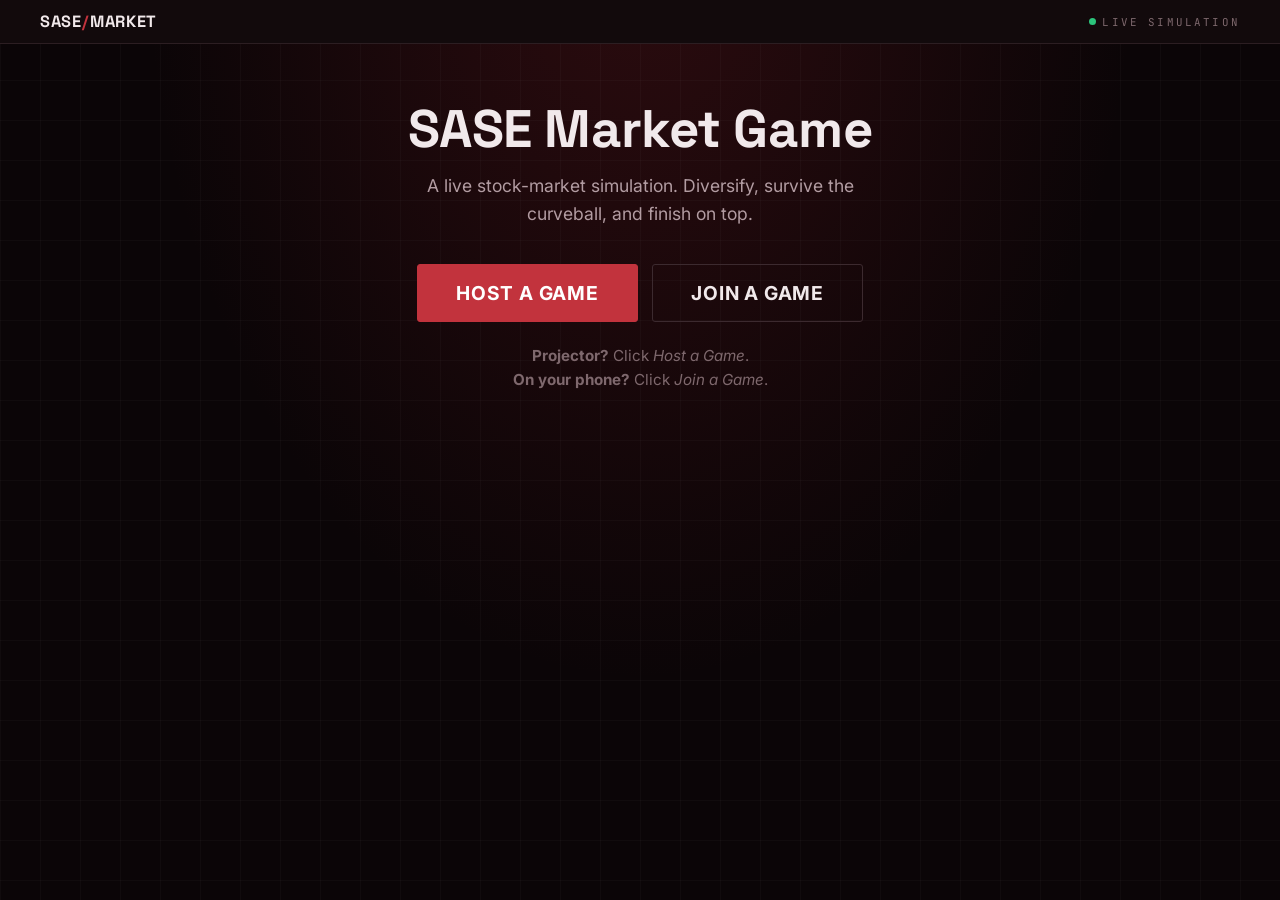
<file: index.html>
<!DOCTYPE html>
<html lang="en">
<head>
  <meta charset="UTF-8" />
  <!-- Mobile-friendly: scales to phone width and blocks pinch-zoom weirdness -->
  <meta name="viewport" content="width=device-width, initial-scale=1.0" />
  <title>SASE Market Game</title>
  <link rel="preconnect" href="https://fonts.googleapis.com" />
  <link rel="preconnect" href="https://fonts.gstatic.com" crossorigin />
  <link href="https://fonts.googleapis.com/css2?family=Space+Grotesk:wght@500;600;700&family=Inter:wght@400;500;600;700;800&family=JetBrains+Mono:wght@500;700&display=swap" rel="stylesheet" />
  <link rel="stylesheet" href="styles.css?v=6" />
</head>
<body>
  <!-- Landing page. Two paths:
       - "Host a Game"  -> the projector/laptop screen (the game brain)
       - "Join a Game"  -> a team's phone (a simple controller)         -->
  <!-- Slim application top bar. -->
  <header class="appbar">
    <span class="appbar-brand">SASE<span>/</span>MARKET</span>
    <span class="appbar-meta">Live Simulation</span>
  </header>

  <main class="landing">
    <h1 class="brand">SASE Market Game</h1>
    <p class="tagline">A live stock-market simulation. Diversify, survive the
      curveball, and finish on top.</p>

    <div class="landing-buttons">
      <!-- These are just links to the two screens. -->
      <a class="btn btn-primary btn-xl" href="host.html">Host a Game</a>
      <a class="btn btn-ghost btn-xl" href="player.html">Join a Game</a>
    </div>

    <p class="hint">
      <strong>Projector?</strong> Click <em>Host a Game</em>.<br />
      <strong>On your phone?</strong> Click <em>Join a Game</em>.
    </p>
  </main>
</body>
</html>
</file>
<file: styles.css>
/* ===========================================================================
   SASE Market Game — STYLES  (v6: emoji-free status screens + numeric ranks)
   --------------------------------------------------------------------------
   v5 removes the last "AI" tells: no floating rounded card (content sits on a
   full-width app surface under a sticky top bar), squared-off uppercase
   buttons, hairline borders, real data-tables, and price sparklines.
   Dark maroon palette kept.
   - Headings:  Space Grotesk
   - Body:      Inter
   - Numbers/tickers/labels: JetBrains Mono   (loaded in each .html <head>)
   =========================================================================== */

:root {
  /* Brand */
  --maroon: #500000;
  --maroon-bright: #7c1b22;
  --crimson: #c2333d;
  --gold: #e8c25a;

  /* Solid dark surfaces (no glass blur — flat + layered by value) */
  --bg-0: #0b0507;
  --bg-1: #120a0c;
  --surface: #160d10;
  --surface-2: #1d1318;
  --surface-3: #261820;
  --border: #2c1e22;
  --border-2: #3c2a2f;

  /* Text */
  --text: #f1e9eb;
  --text-dim: #b29ca2;
  --text-faint: #7e686d;

  /* Market signals */
  --up: #2cc47c;
  --down: #ef5560;

  --radius: 6px;
  --radius-lg: 8px;
  --shadow: 0 22px 54px rgba(0, 0, 0, 0.55);

  --font-head: "Space Grotesk", system-ui, sans-serif;
  --font-body: "Inter", system-ui, -apple-system, "Segoe UI", Roboto, sans-serif;
  --font-mono: "JetBrains Mono", ui-monospace, "SFMono-Regular", Menlo, monospace;
}

* { box-sizing: border-box; }

html, body {
  margin: 0;
  padding: 0;
  min-height: 100%;
  font-family: var(--font-body);
  color: var(--text);
  background-color: var(--bg-0);
  /* Faint data grid + a single soft top vignette. No rainbow glows. */
  background-image:
    linear-gradient(rgba(255, 255, 255, 0.022) 1px, transparent 1px),
    linear-gradient(90deg, rgba(255, 255, 255, 0.022) 1px, transparent 1px),
    radial-gradient(ellipse at 50% -10%, rgba(124, 27, 34, 0.30), transparent 55%);
  background-size: 40px 40px, 40px 40px, 100% 100%;
  background-attachment: fixed;
}

h1, h2, h3 { font-family: var(--font-head); letter-spacing: -0.01em; }

/* Crisp tabular mono for all numeric / ticker / label content. */
.roomcode, .timer, .lb-value, .lb-profit, .move-pct, .move-price,
.plb-value, .plb-rank, .value-pill strong, .alloc-input, .alloc-summary strong,
#input-code, .move-ticker, .alloc-ticker, .lb-head, .plb-head, .section-label,
.timer-label, .roomcode-label, .pill {
  font-family: var(--font-mono);
  font-variant-numeric: tabular-nums;
}

/* ---- Application top bar (full-width, like a real dashboard chrome) ----- */
.appbar {
  display: flex;
  align-items: center;
  justify-content: space-between;
  padding: 0.7em clamp(16px, 4vw, 40px);
  border-bottom: 1px solid var(--border);
  background: var(--bg-1);
  position: sticky;
  top: 0;
  z-index: 10;
}
.appbar-brand {
  font-family: var(--font-head);
  font-weight: 700;
  font-size: 1.02rem;
  letter-spacing: 0.04em;
  color: var(--text);
}
.appbar-brand span { color: var(--crimson); margin: 0 0.05em; }
.appbar-meta {
  display: flex;
  align-items: center;
  gap: 0.55em;
  font-family: var(--font-mono);
  font-size: 0.68rem;
  text-transform: uppercase;
  letter-spacing: 0.2em;
  color: var(--text-faint);
}
/* Pulsing "live" dot — a small real-product signal. */
.appbar-meta::before {
  content: "";
  width: 7px; height: 7px;
  border-radius: 50%;
  background: var(--up);
  animation: live 1.6s ease-in-out infinite;
}
@keyframes live { 0%, 100% { opacity: 1; } 50% { opacity: 0.3; } }

/* ---- Content region (no floating card — content sits on the app surface) */
.phase,
.landing {
  position: relative;
  max-width: 1000px;
  margin: 0 auto;
  padding: clamp(22px, 3.4vw, 44px) clamp(16px, 4vw, 40px) 60px;
  text-align: center;
}

.phase:not(.hidden),
.landing { animation: rise 0.28s ease both; }
@keyframes rise {
  from { opacity: 0; transform: translateY(8px); }
  to   { opacity: 1; transform: none; }
}

.hidden { display: none !important; }

body.host { font-size: 19px; }
body.host .phase { max-width: 1160px; }
body.player .phase { max-width: 560px; padding: 22px 18px 50px; }

/* ---- Typography --------------------------------------------------------- */
.brand {
  color: var(--text);
  font-size: clamp(1.9rem, 5vw, 3.3rem);
  font-weight: 700;
  margin: 0.05em 0 0.3em;
  line-height: 1.05;
}
.tagline { font-size: 1.1rem; color: var(--text-dim); max-width: 46ch; margin: 0 auto 2em; line-height: 1.6; }
.big { font-size: clamp(1.05rem, 2.2vw, 1.45rem); color: var(--text); }
.hint { color: var(--text-faint); margin-top: 1.4em; line-height: 1.6; font-size: 0.95rem; }
.instructions { color: var(--text-dim); margin: 0.3em 0 1em; }

/* A left-aligned section header with an underline rule — editorial structure
   that breaks up the centered layout and reads like a real dashboard. */
.section-label {
  display: block;
  text-align: left;
  font-size: 0.74rem;
  font-weight: 700;
  text-transform: uppercase;
  letter-spacing: 0.22em;
  color: var(--text-faint);
  border-bottom: 1px solid var(--border);
  padding-bottom: 0.6em;
  margin: 1.8em 0 1.1em;
}

/* ---- Buttons (rectangular, flat, crisp) -------------------------------- */
.btn {
  display: inline-block;
  border: 1px solid transparent;
  border-radius: 3px;
  padding: 0.7em 1.6em;
  font-family: var(--font-body);
  font-size: 0.98rem;
  font-weight: 700;
  letter-spacing: 0.04em;
  text-transform: uppercase;
  cursor: pointer;
  text-decoration: none;
  transition: background 0.15s ease, border-color 0.15s ease, transform 0.06s ease;
}
.btn:active { transform: translateY(1px); }
.btn:disabled { opacity: 0.4; cursor: not-allowed; }

.btn-primary { background: var(--crimson); color: #fff; border-color: var(--crimson); }
.btn-primary:hover:not(:disabled) { background: #d33d47; border-color: #d33d47; }
.btn-gold { background: var(--gold); color: #241400; border-color: var(--gold); }
.btn-gold:hover:not(:disabled) { background: #f0cd6b; }
.btn-ghost { background: transparent; color: var(--text); border-color: var(--border-2); }
.btn-ghost:hover:not(:disabled) { background: var(--surface-2); border-color: var(--text-faint); }
.btn-xl { font-size: 1.2rem; padding: 0.85em 2em; }

/* ---- Landing page ------------------------------------------------------- */
.landing { padding-top: clamp(36px, 6vh, 72px); }
.landing-buttons { display: flex; gap: 14px; justify-content: center; flex-wrap: wrap; margin: 0.5em 0; }

/* ---- Room code (host lobby) -------------------------------------------- */
.roomcode-box {
  background: var(--bg-1);
  border: 1px solid var(--border-2);
  border-radius: var(--radius);
  padding: 0.7em 1.8em 0.9em;
  display: inline-block;
  margin: 0.4em 0 1.4em;
}
.roomcode-label { font-size: 0.7rem; letter-spacing: 0.42em; color: var(--text-faint); }
.roomcode {
  font-size: clamp(2.8rem, 10vw, 5.6rem);
  font-weight: 700;
  letter-spacing: 0.16em;
  line-height: 1.15;
  color: var(--gold);
}

/* ---- Team tags ---------------------------------------------------------- */
.team-list {
  list-style: none;
  padding: 0;
  margin: 1em auto 1.4em;
  display: flex;
  flex-wrap: wrap;
  gap: 8px;
  justify-content: center;
  max-width: 900px;
}
.team-chip {
  background: var(--surface-2);
  border: 1px solid var(--border-2);
  border-radius: 4px;
  padding: 0.45em 0.9em;
  font-size: 1.05rem;
  font-weight: 600;
  color: var(--text);
}
.team-chip.locked {
  background: rgba(44, 196, 124, 0.12);
  border-color: rgba(44, 196, 124, 0.45);
  color: #b8f2d6;
}

/* ---- Round screen (host) ----------------------------------------------- */
.round-header { display: flex; gap: 8px; justify-content: center; margin-bottom: 0.8em; }
.pill {
  background: var(--surface-2);
  border: 1px solid var(--border-2);
  color: var(--text-dim);
  border-radius: 4px;
  padding: 0.35em 0.85em;
  font-weight: 700;
  font-size: 0.72rem;
  text-transform: uppercase;
  letter-spacing: 0.14em;
}
.pill:first-child { background: var(--maroon); border-color: var(--maroon-bright); color: #fff; }

.round-title { color: var(--text); font-size: clamp(1.7rem, 4.4vw, 2.8rem); margin: 0.1em 0; }
.round-title-sm { color: var(--text); font-size: 1.45rem; margin: 0.1em 0; }
.round-headline { font-size: clamp(1.15rem, 2.6vw, 1.75rem); font-weight: 600; max-width: 34ch; margin: 0.4em auto; line-height: 1.4; color: var(--text); }
.round-detail { color: var(--text-dim); font-size: 1.05rem; max-width: 54ch; margin: 0.6em auto 1em; line-height: 1.6; }

/* ---- Timer: thin clean ring -------------------------------------------- */
.timer-wrap { margin: 1.1em 0 0.6em; }
.timer {
  width: clamp(112px, 20vw, 176px);
  height: clamp(112px, 20vw, 176px);
  margin: 0 auto;
  border-radius: 50%;
  display: grid;
  place-items: center;
  font-size: clamp(2.4rem, 8vw, 4.4rem);
  font-weight: 700;
  color: var(--text);
  background: var(--bg-1);
  border: 3px solid var(--border-2);
}
.timer.urgent { color: var(--down); border-color: var(--down); animation: pulse 0.8s infinite alternate; }
.timer-label { letter-spacing: 0.26em; color: var(--text-faint); text-transform: uppercase; margin-top: 0.85em; font-size: 0.7rem; }
@keyframes pulse { from { opacity: 1; } to { opacity: 0.55; } }

.host-controls { display: flex; gap: 12px; justify-content: center; margin-top: 1.4em; flex-wrap: wrap; }

/* ---- Reveal: stock "ticker" cells -------------------------------------- */
.moves-grid {
  display: grid;
  grid-template-columns: repeat(auto-fit, minmax(176px, 1fr));
  gap: 10px;
  margin: 0 auto 1.6em;
  max-width: 940px;
}
.move-card {
  position: relative;
  background: var(--surface-2);
  border: 1px solid var(--border);
  border-left: 3px solid var(--border-2);
  border-radius: var(--radius);
  padding: 0.95em 1em;
  text-align: left;
}
.move-card.up { border-left-color: var(--up); }
.move-card.down { border-left-color: var(--down); }
.move-head { display: flex; justify-content: space-between; align-items: baseline; gap: 8px; }
.move-ticker { font-weight: 700; font-size: 1.05rem; color: var(--text); letter-spacing: 0.05em; }
.move-name { color: var(--text-faint); font-size: 0.8rem; margin-top: 1px; }
.move-pct {
  font-size: 1.35rem; font-weight: 700;
  display: flex; align-items: baseline; gap: 0.2em;
}
.move-card.up .move-pct { color: var(--up); }
.move-card.down .move-pct { color: var(--down); }
.move-card.flat .move-pct { color: var(--text-dim); }
.move-card.up .move-pct::before { content: "\25B2"; font-size: 0.6em; }
.move-card.down .move-pct::before { content: "\25BC"; font-size: 0.6em; }
.move-price { color: var(--text-dim); font-weight: 500; font-size: 0.88rem; }

/* Price-history sparkline (inline SVG drawn by host.js). */
.spark {
  display: block;
  width: 100%;
  height: 38px;
  margin: 0.6em 0 0.4em;
}
.spark polyline { fill: none; stroke-width: 1.6; vector-effect: non-scaling-stroke; }
.spark .spark-dot { stroke: none; }
.spark-up polyline, .spark-up .spark-dot { stroke: var(--up); fill: var(--up); }
.spark-down polyline, .spark-down .spark-dot { stroke: var(--down); fill: var(--down); }
.spark-flat polyline, .spark-flat .spark-dot { stroke: var(--text-dim); fill: var(--text-dim); }

/* ---- Leaderboard as a real data table ---------------------------------- */
.lb-table {
  max-width: 800px;
  margin: 0 auto;
  border: 1px solid var(--border);
  border-radius: var(--radius);
  overflow: hidden;
}
.lb-head, .lb-row {
  display: grid;
  grid-template-columns: 2.4em 1fr 8.5em 7em;
  align-items: center;
  gap: 12px;
  padding: 0.6em 1.1em;
  text-align: left;
}
.lb-head {
  font-size: 0.68rem;
  text-transform: uppercase;
  letter-spacing: 0.16em;
  color: var(--text-faint);
  background: var(--surface-2);
  border-bottom: 1px solid var(--border-2);
}
.lb-head span:nth-child(3), .lb-head span:nth-child(4),
.lb-value, .lb-profit { text-align: right; }
.lb-head span:first-child, .lb-rank { text-align: center; }

.leaderboard { list-style: none; padding: 0; margin: 0; }
.lb-row {
  background: var(--surface);
  border-bottom: 1px solid var(--border);
  font-size: 1.12rem;
}
.lb-row:nth-child(even) { background: var(--surface-2); }
.lb-row:last-child { border-bottom: none; }
.lb-rank { font-size: 1.1rem; color: var(--text-dim); }
.lb-name { font-weight: 600; color: var(--text); }
.lb-value { font-weight: 700; color: var(--text); }
.lb-profit { font-weight: 700; }
.lb-profit.up { color: var(--up); }
.lb-profit.down { color: var(--down); }
.leaderboard-final .lb-row:first-child {
  background: rgba(232, 194, 90, 0.10);
  box-shadow: inset 3px 0 0 var(--gold);
}
.leaderboard-final .lb-row:first-child .lb-name { color: var(--gold); }

.debrief {
  background: var(--surface-2);
  border: 1px solid var(--border-2);
  border-left: 3px solid var(--gold);
  border-radius: var(--radius);
  padding: 1em 1.25em;
  max-width: 800px;
  margin: 1.6em auto 0;
  text-align: left;
  line-height: 1.65;
  font-size: 1.02rem;
  color: var(--text-dim);
}

/* ---- Player: join form -------------------------------------------------- */
.join-form { display: flex; flex-direction: column; gap: 1em; text-align: left; margin-top: 1.2em; }
.join-form label { font-weight: 700; color: var(--text-faint); display: flex; flex-direction: column; gap: 0.5em; text-transform: uppercase; letter-spacing: 0.14em; font-size: 0.74rem; font-family: var(--font-mono); }
.join-form input {
  font-family: var(--font-body);
  font-size: 1.25rem;
  padding: 0.7em 0.75em;
  color: var(--text);
  background: var(--bg-1);
  border: 1px solid var(--border-2);
  border-radius: 5px;
  transition: border-color 0.15s ease;
}
.join-form input::placeholder { color: var(--text-faint); }
.join-form input:focus { outline: none; border-color: var(--crimson); }
#input-code { text-transform: uppercase; letter-spacing: 0.3em; text-align: center; font-weight: 700; color: var(--gold); }
.error { color: var(--down); font-weight: 700; }

/* ---- Player: value tag & ranks ----------------------------------------- */
.value-pill {
  display: inline-block;
  background: var(--surface-2);
  border: 1px solid var(--border-2);
  color: var(--text-dim);
  border-radius: 5px;
  padding: 0.5em 1em;
  font-size: 1.05rem;
  margin: 0.5em 0;
}
.value-pill strong { color: var(--gold); font-weight: 700; }
.rank-badge { font-family: var(--font-head); font-size: 1.45rem; font-weight: 700; color: var(--text); margin: 0.4em 0; }
.rank-badge.big { font-size: 1.9rem; }
.rank-badge span { color: var(--gold); }
.result-change { font-size: 1.15rem; font-weight: 700; }
.result-change.up { color: var(--up); }
.result-change.down { color: var(--down); }

/* ---- Player: allocation rows ------------------------------------------- */
.player-topbar { display: flex; justify-content: space-between; align-items: center; gap: 10px; flex-wrap: wrap; margin-bottom: 0.5em; }
.alloc-list { display: flex; flex-direction: column; gap: 0; margin: 1em 0; border: 1px solid var(--border); border-radius: var(--radius); overflow: hidden; }
.alloc-row {
  display: flex;
  justify-content: space-between;
  align-items: center;
  gap: 12px;
  background: var(--surface);
  border-bottom: 1px solid var(--border);
  padding: 0.8em 0.95em;
  text-align: left;
}
.alloc-row:nth-child(even) { background: var(--surface-2); }
.alloc-row:last-child { border-bottom: none; }
.alloc-ticker { font-weight: 700; color: var(--text); letter-spacing: 0.03em; }
.alloc-sector { font-size: 0.75rem; color: var(--text-faint); display: block; font-family: var(--font-body); }
.alloc-price { font-size: 0.82rem; color: var(--text-faint); }
.alloc-input { display: flex; align-items: center; gap: 4px; font-size: 1.2rem; font-weight: 700; color: var(--gold); }
.alloc-input input {
  width: 5.2em;
  font-size: 1.15rem;
  font-family: var(--font-mono);
  padding: 0.45em 0.5em;
  color: var(--text);
  background: var(--bg-1);
  border: 1px solid var(--border-2);
  border-radius: 4px;
  text-align: right;
}
.alloc-input input:focus { outline: none; border-color: var(--crimson); }
.alloc-summary {
  display: flex;
  justify-content: space-between;
  font-size: 1.08rem;
  margin: 1em 0;
  font-weight: 600;
  color: var(--text-dim);
  background: var(--bg-1);
  border: 1px solid var(--border);
  border-radius: var(--radius);
  padding: 0.85em 1.1em;
}
.alloc-summary strong { color: var(--text); }
.alloc-summary .over { color: var(--down); }

/* ---- Player: live leaderboard ------------------------------------------ */
.lb-heading {
  color: var(--text-faint);
  font-size: 0.74rem;
  margin: 1.6em 0 0.7em;
  text-transform: uppercase;
  letter-spacing: 0.2em;
  font-family: var(--font-mono);
}
.plb-table { max-width: 470px; margin: 0 auto; border: 1px solid var(--border); border-radius: var(--radius); overflow: hidden; }
.plb-head, .plb-row {
  display: grid;
  grid-template-columns: 2.2em 1fr auto;
  align-items: center;
  gap: 10px;
  padding: 0.55em 0.85em;
  text-align: left;
}
.plb-head {
  font-size: 0.64rem;
  text-transform: uppercase;
  letter-spacing: 0.16em;
  color: var(--text-faint);
  background: var(--surface-2);
  border-bottom: 1px solid var(--border-2);
}
.plb-head span:last-child, .plb-value { text-align: right; }
.plb-head span:first-child, .plb-rank { text-align: center; }
.player-leaderboard { list-style: none; padding: 0; margin: 0; }
.plb-row {
  background: var(--surface);
  border-bottom: 1px solid var(--border);
  font-size: 1rem;
}
.plb-row:nth-child(even) { background: var(--surface-2); }
.plb-row:last-child { border-bottom: none; }
.plb-rank { color: var(--text-dim); }
.plb-name { font-weight: 600; color: var(--text); overflow: hidden; text-overflow: ellipsis; white-space: nowrap; }
.plb-value { font-weight: 700; color: var(--text); }
.plb-row.me { background: rgba(232, 194, 90, 0.10); box-shadow: inset 3px 0 0 var(--gold); }
.plb-row.me .plb-name, .plb-row.me .plb-value { color: var(--gold); }

/* ---- Status screens (lobby / locked / settled) ------------------------- */
.status { max-width: 460px; margin: 1.5em auto 0; }
.status-eyebrow {
  display: inline-flex; align-items: center; gap: 0.55em;
  font-family: var(--font-mono); font-size: 0.7rem;
  text-transform: uppercase; letter-spacing: 0.22em; color: var(--text-faint);
}
.status-dot { width: 8px; height: 8px; border-radius: 50%; background: var(--text-faint); }
.status-dot.ok { background: var(--up); }
.status-dot.pulse { background: var(--up); animation: live 1.4s ease-in-out infinite; }
.status-head { font-size: clamp(1.7rem, 7vw, 2.3rem); font-weight: 700; margin: 0.5em 0 0.3em; color: var(--text); }
.status-sub { color: var(--text-dim); line-height: 1.65; max-width: 34ch; margin: 0.7em auto 0.9em; }
.kv-tag {
  display: inline-flex; align-items: baseline; gap: 0.6em;
  font-family: var(--font-mono); font-size: 0.7rem; text-transform: uppercase;
  letter-spacing: 0.14em; color: var(--text-faint);
  border: 1px solid var(--border-2); border-radius: 4px; padding: 0.55em 0.95em; margin: 0.5em 0;
}
.kv-tag strong { color: var(--gold); font-size: 1.05rem; letter-spacing: 0; }
.check-mark {
  width: 60px; height: 60px; margin: 0 auto 0.4em;
  border: 2px solid var(--up); border-radius: 50%; display: grid; place-items: center;
}
.check-mark svg { width: 30px; height: 30px; }
.check-mark path { fill: none; stroke: var(--up); stroke-width: 3.5; stroke-linecap: round; stroke-linejoin: round; }
.result-value-big {
  font-family: var(--font-mono); font-weight: 700;
  font-size: clamp(2.4rem, 9vw, 3.4rem); color: var(--text);
  margin: 0.1em 0; letter-spacing: -0.01em;
}
.chip-dot { display: inline-block; width: 7px; height: 7px; border-radius: 50%; background: var(--text-faint); margin-right: 0.5em; vertical-align: middle; }
.team-chip.locked .chip-dot { background: var(--up); }

/* ---- Small screens ------------------------------------------------------ */
@media (max-width: 480px) {
  .phase, .landing { margin: 1.5vh auto; }
  .lb-head, .lb-row { grid-template-columns: 2em 1fr auto; }
  .lb-head span:nth-child(4), .lb-profit { display: none; }
}
</file>
